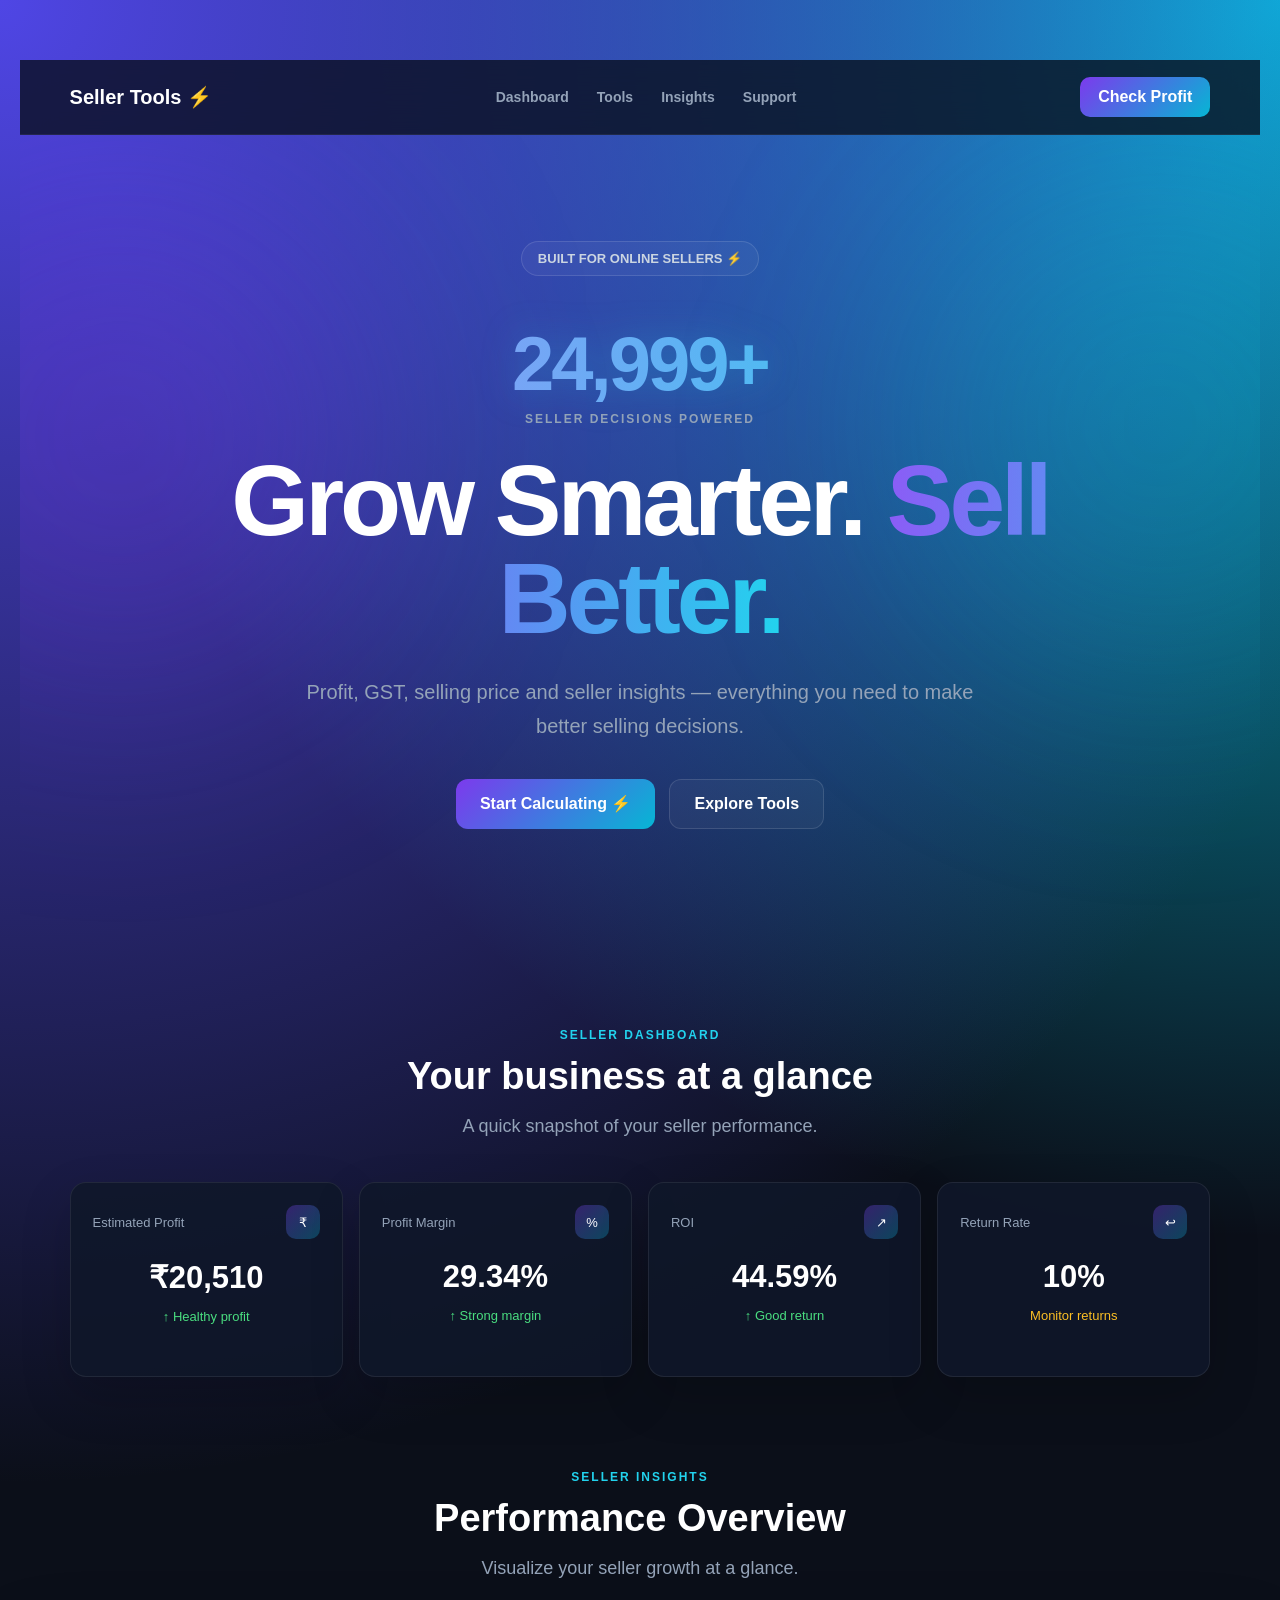
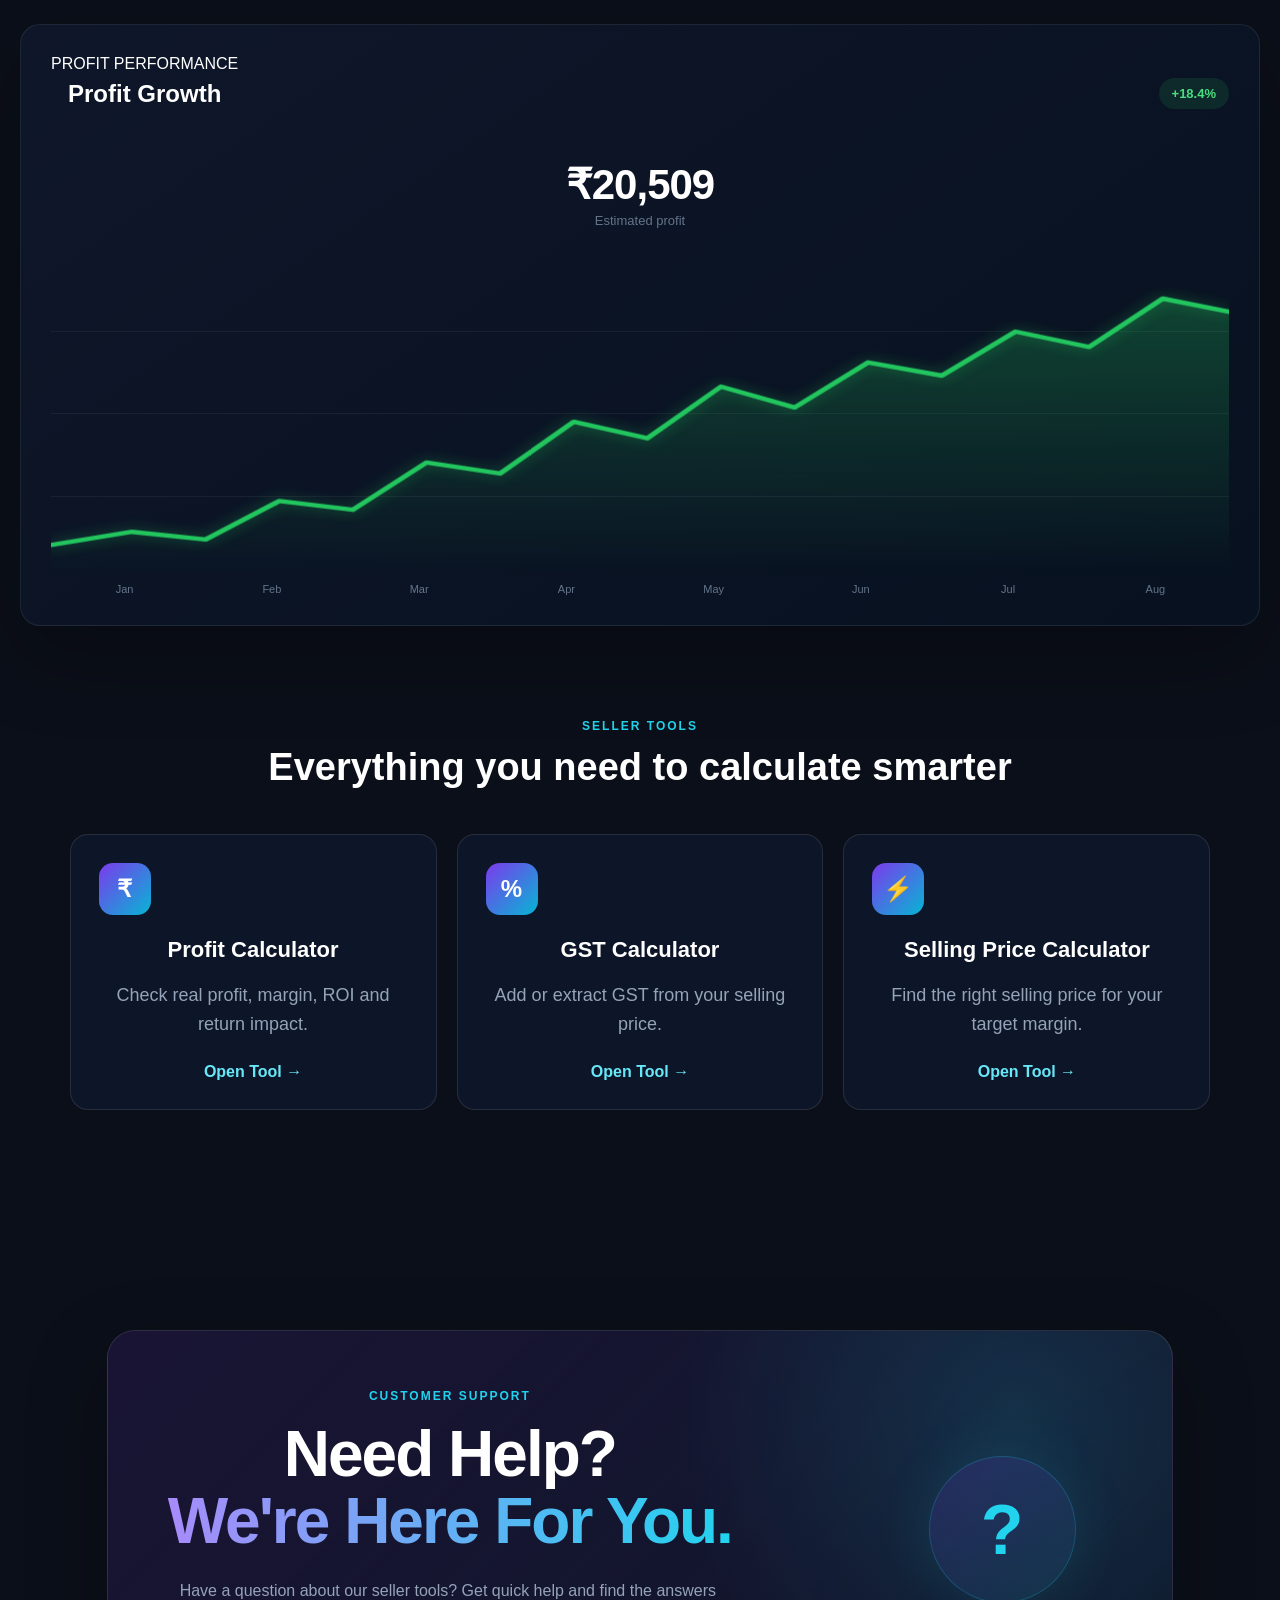
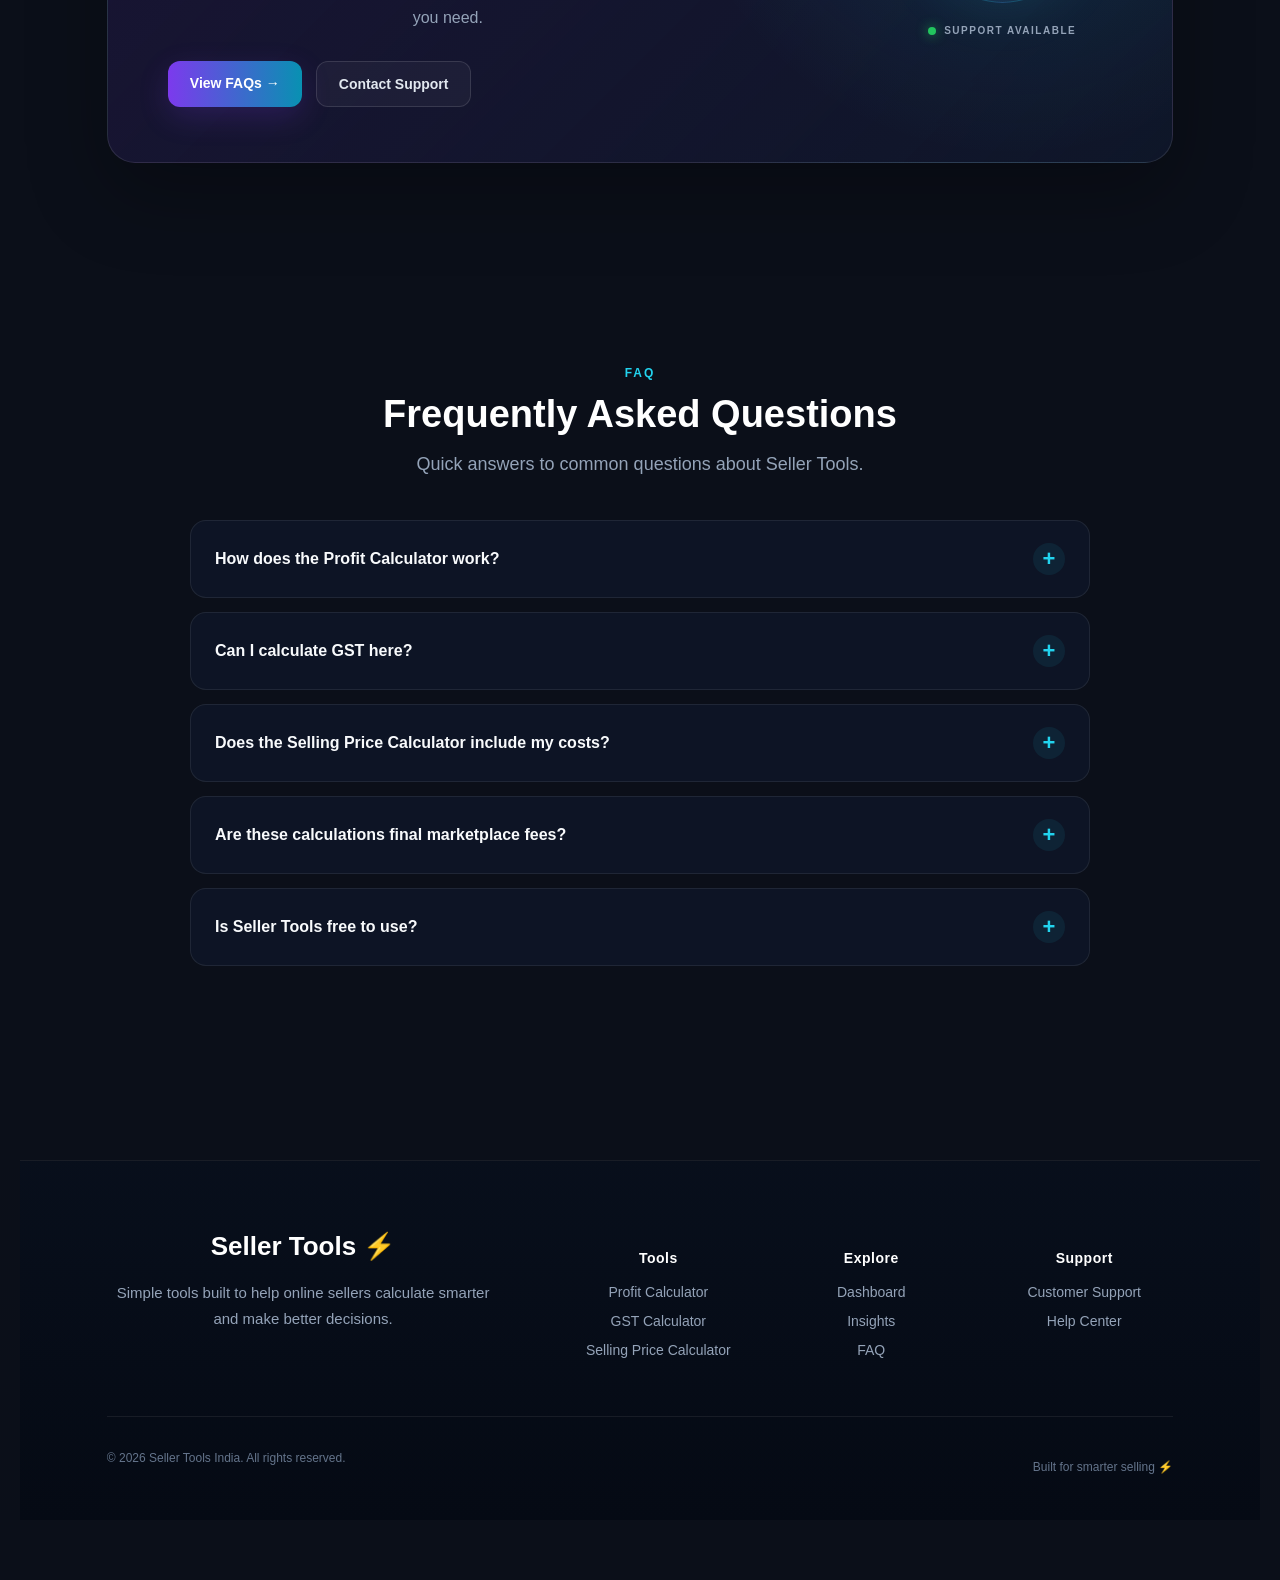
<file: index.html>
<!DOCTYPE html>
<html lang="en">

<head>
    <meta charset="UTF-8">
    <meta name="viewport" content="width=device-width, initial-scale=1.0">

    <title>Seller Tools India - Profit, GST & Selling Price Calculators</title>
<meta name="description" content="Free tools for online sellers to calculate profit, GST, selling price, margins and business costs.">
   <link rel="icon" href="data:image/svg+xml,<svg xmlns=%22http://www.w3.org/2000/svg%22 viewBox=%220 0 100 100%22><text y=%22.9em%22 font-size=%2290%22>⚡</text></svg>"> 
<link rel="canonical" href="https://fk6454191-gif.github.io/seller-tools-india/">
   <meta property="og:title" content="Seller Tools India - Profit, GST & Selling Price Calculators">
<meta property="og:description" content="Free online tools for Indian sellers to calculate profit, GST, selling price, margin and business costs.">
<meta property="og:type" content="website">
<meta property="og:url" content="https://fk6454191-gif.github.io/seller-tools-india/">



<link rel="stylesheet" href="style.css">
<script type="application/ld+json">
{
  "@context": "https://schema.org",
  "@type": "WebSite",
  "name": "Seller Tools India",
  "url": "https://fk6454191-gif.github.io/seller-tools-india/",
  "description": "Free online tools for Indian sellers to calculate profit, GST and selling price."
}
</script>




</head>

<body class="dark-page">

    <header class="site-header">

        <div class="nav-container">

            <a href="index.html" class="brand">
                Seller Tools <span>⚡</span>
            </a>
<button class="menu-toggle" id="menuToggle" aria-label="Open menu">
    ☰
</button>
            <nav class="nav-links">
                <a href="#dashboard">Dashboard</a>
                <a href="#tools">Tools</a>
                <a href="#insights">Insights</a>
                <a href="#support">Support</a>
            </nav>

            <a href="profit-calculator.html" class="nav-cta">
                Check Profit
            </a>

        </div>

    </header>


    <main>

        <!-- HERO -->

        <section class="hero-section">

            <div class="hero-content">

                <div class="hero-badge">
                    BUILT FOR ONLINE SELLERS ⚡
                </div>
<div class="hero-counter-wrap">

    <div class="hero-counter">
        <span class="hero-count" data-target="25000">0</span>+
    </div>

    <div class="hero-counter-label">
        SELLER DECISIONS POWERED
    </div>

</div>
                <h1>
                    Grow Smarter.
                    <span>Sell Better.</span>
                </h1>

                <p>
                    Profit, GST, selling price and seller insights —
                    everything you need to make better selling decisions.
                </p>

                <div class="hero-buttons">

                    <a
                        href="profit-calculator.html"
                        class="hero-primary"
                    >
                        Start Calculating ⚡
                    </a>

                    <a
                        href="#tools"
                        class="hero-secondary"
                    >
                        Explore Tools
                    </a>

                </div>

            </div>

        </section>


        <!-- DASHBOARD -->

        <section
            class="dashboard-section"
            id="dashboard"
        >

            <div class="section-heading">

                <span>SELLER DASHBOARD</span>

                <h2>
                    Your business at a glance
                </h2>

                <p>
                    A quick snapshot of your seller performance.
                </p>

            </div>


            <div class="stats-grid">

                <div class="stat-card">

                    <div class="stat-top">
                        <span>Estimated Profit</span>
                        <span class="stat-icon">₹</span>
                    </div>

                    <h3>₹20,510</h3>

                    <p class="positive">
                        ↑ Healthy profit
                    </p>

                </div>


                <div class="stat-card">

                    <div class="stat-top">
                        <span>Profit Margin</span>
                        <span class="stat-icon">%</span>
                    </div>

                    <h3>29.34%</h3>

                    <p class="positive">
                        ↑ Strong margin
                    </p>

                </div>


                <div class="stat-card">

                    <div class="stat-top">
                        <span>ROI</span>
                        <span class="stat-icon">↗</span>
                    </div>

                    <h3>44.59%</h3>

                    <p class="positive">
                        ↑ Good return
                    </p>

                </div>


                <div class="stat-card">

                    <div class="stat-top">
                        <span>Return Rate</span>
                        <span class="stat-icon">↩</span>
                    </div>

                    <h3>10%</h3>

                    <p class="neutral">
                        Monitor returns
                    </p>

                </div>

            </div>

        </section>

<!-- INSIGHTS -->

<section class="insights-section reveal" id="insights">

    <div class="section-heading">
        <span>SELLER INSIGHTS</span>
        <h2>Performance Overview</h2>
        <p>Visualize your seller growth at a glance.</p>
    </div>


    <div class="seller-chart-card">

        <div class="seller-chart-top">

            <div>
                <span class="chart-label">
                    PROFIT PERFORMANCE
                </span>

                <h3>Profit Growth</h3>
            </div>

            <div class="growth-badge">
                +18.4%
            </div>

        </div>


        <div class="seller-chart-value">
            ₹<span class="counter" data-target="20510">0</span>
        </div>

        <div class="seller-chart-subtitle">
            Estimated profit
        </div>


        <div class="green-chart">

            <div class="horizontal-grid grid-a"></div>
            <div class="horizontal-grid grid-b"></div>
            <div class="horizontal-grid grid-c"></div>

            <svg
                viewBox="0 0 800 300"
                preserveAspectRatio="none"
            >

                <defs>

                    <linearGradient
                        id="greenArea"
                        x1="0"
                        y1="0"
                        x2="0"
                        y2="1"
                    >

                        <stop
                            offset="0%"
                            stop-color="#22c55e"
                            stop-opacity="0.28"
                        />

                        <stop
                            offset="100%"
                            stop-color="#22c55e"
                            stop-opacity="0"
                        />

                    </linearGradient>

                </defs>


                <path
                    class="green-area"
                    d="
                    M0 270
                    L55 258
                    L105 265
                    L155 230
                    L205 238
                    L255 195
                    L305 205
                    L355 158
                    L405 173
                    L455 126
                    L505 145
                    L555 104
                    L605 116
                    L655 76
                    L705 90
                    L755 46
                    L800 58
                    L800 300
                    L0 300 Z
                    "
                />


                <path
                    class="green-profit-line"
                    d="
                    M0 270
                    L55 258
                    L105 265
                    L155 230
                    L205 238
                    L255 195
                    L305 205
                    L355 158
                    L405 173
                    L455 126
                    L505 145
                    L555 104
                    L605 116
                    L655 76
                    L705 90
                    L755 46
                    L800 58
                    "
                />

            </svg>

        </div>


        <div class="chart-time">
            <span>Jan</span>
            <span>Feb</span>
            <span>Mar</span>
            <span>Apr</span>
            <span>May</span>
            <span>Jun</span>
            <span>Jul</span>
            <span>Aug</span>
        </div>

    </div>

</section>
       
        <!-- TOOLS -->

        <section
            class="tools-section" reveal"
            id="tools"
        >

            <div class="section-heading">

                <span>SELLER TOOLS</span>

                <h2>
                    Everything you need to calculate smarter
                </h2>

            </div>


            <div class="tools-grid">

                <a
                    href="profit-calculator.html"
                    class="tool-card"
                >

                    <div class="tool-icon">₹</div>

                    <h2>
                        Profit Calculator
                    </h2>

                    <p>
                        Check real profit, margin, ROI and return impact.
                    </p>

                    <span class="tool-link">
                        Open Tool →
                    </span>

                </a>


                <a
                    href="gst-calculator.html"
                    class="tool-card"
                >

                    <div class="tool-icon">%</div>

                    <h2>
                        GST Calculator
                    </h2>

                    <p>
                        Add or extract GST from your selling price.
                    </p>

                    <span class="tool-link">
                        Open Tool →
                    </span>

                </a>


                <a
                    href="selling-price-calculator.html"
                    class="tool-card"
                >

                    <div class="tool-icon">⚡</div>

                    <h2>
                        Selling Price Calculator
                    </h2>

                    <p>
                        Find the right selling price for your target margin.
                    </p>

                    <span class="tool-link">
                        Open Tool →
                    </span>

                </a>

            </div>

        </section>

    
    <!-- CUSTOMER SUPPORT -->

<section class="support-section reveal" id="support">

    <div class="support-card">

        <div class="support-content">

            <span class="support-tag">
                CUSTOMER SUPPORT
            </span>

            <h2>
                Need Help?
                <span>We're Here For You.</span>
            </h2>

            <p>
                Have a question about our seller tools?
                Get quick help and find the answers you need.
            </p>

            <div class="support-buttons">

                <a href="#faq" class="support-primary">
                    View FAQs →
                </a>

                <a href="mailto:support@sellertools.in"
                   class="support-secondary">
                    Contact Support
                </a>

            </div>

        </div>


        <div class="support-visual">

            <div class="support-icon">
                ?
            </div>

            <div class="support-status">
                <span></span>
                SUPPORT AVAILABLE
            </div>

        </div>

    </div>

</section>
    
<!-- FAQ SECTION -->

<section class="faq-section reveal" id="faq">

    <div class="section-heading">

        <span>FAQ</span>

        <h2>
            Frequently Asked Questions
        </h2>

        <p>
            Quick answers to common questions about Seller Tools.
        </p>

    </div>


    <div class="faq-container">

        <div class="faq-item">

            <button class="faq-question">
                How does the Profit Calculator work?
                <span>+</span>
            </button>

            <div class="faq-answer">
                <p>
                    Enter your selling price, product cost, shipping,
                    marketplace fee and other expenses. The calculator
                    estimates your profit, margin and ROI.
                </p>
            </div>

        </div>


        <div class="faq-item">

            <button class="faq-question">
                Can I calculate GST here?
                <span>+</span>
            </button>

            <div class="faq-answer">
                <p>
                    Yes. Use the GST Calculator to add or remove GST
                    from an amount using the selected GST rate.
                </p>
            </div>

        </div>


        <div class="faq-item">

            <button class="faq-question">
                Does the Selling Price Calculator include my costs?
                <span>+</span>
            </button>

            <div class="faq-answer">
                <p>
                    Yes. It uses your product cost, shipping,
                    packaging, marketplace fees and target margin
                    to suggest a selling price.
                </p>
            </div>

        </div>


        <div class="faq-item">

            <button class="faq-question">
                Are these calculations final marketplace fees?
                <span>+</span>
            </button>

            <div class="faq-answer">
                <p>
                    The tools provide estimates based on the values
                    you enter. Actual marketplace charges can vary
                    depending on category, fulfilment and platform rules.
                </p>
            </div>

        </div>


        <div class="faq-item">

            <button class="faq-question">
                Is Seller Tools free to use?
                <span>+</span>
            </button>

            <div class="faq-answer">
                <p>
                    The calculators currently available on this website
                    can be used directly from the Tools section.
                </p>
            </div>

        </div>

    </div>

</section>
</main>

<!-- FOOTER -->

<footer class="site-footer">

    <div class="footer-container">

        <div class="footer-brand">

            <a href="index.html" class="footer-logo">
                Seller Tools <span>⚡</span>
            </a>

            <p>
                Simple tools built to help online sellers
                calculate smarter and make better decisions.
            </p>

        </div>


        <div class="footer-links">

            <div class="footer-column">
                <h4>Tools</h4>

                <a href="profit-calculator.html">
                    Profit Calculator
                </a>

                <a href="gst-calculator.html">
                    GST Calculator
                </a>

                <a href="selling-price-calculator.html">
                    Selling Price Calculator
                </a>
            </div>


            <div class="footer-column">
                <h4>Explore</h4>

                <a href="#dashboard">Dashboard</a>
                <a href="#insights">Insights</a>
                <a href="#faq">FAQ</a>
            </div>


            <div class="footer-column">
                <h4>Support</h4>

                <a href="#support">
                    Customer Support
                </a>

                <a href="#faq">
                    Help Center
                </a>
            </div>

        </div>

    </div>


    <div class="footer-bottom">

        <p>
            © 2026 Seller Tools India. All rights reserved.
        </p>

        <span>
            Built for smarter selling ⚡
        </span>

    </div>

</footer>
<script>
document.addEventListener("DOMContentLoaded", function () {

    const counters =
        document.querySelectorAll(".counter, .hero-count");

    counters.forEach(counter => {

        const target =
            Number(counter.dataset.target);

        const duration = 1800;

        const startTime =
            performance.now();


        function updateCounter(currentTime) {

            const progress =
                Math.min(
                    (currentTime - startTime) / duration,
                    1
                );

            const ease =
                1 - Math.pow(1 - progress, 3);

            const value =
                Math.floor(target * ease);

            counter.textContent =
                value.toLocaleString("en-IN");


            if (progress < 1) {
                requestAnimationFrame(updateCounter);
            }

        }

        requestAnimationFrame(updateCounter);

    });

});
</script>
</body>

</html>  
<script>
document.addEventListener("DOMContentLoaded", function () {

    const counters =
        document.querySelectorAll(".counter");

    counters.forEach(counter => {

        const target =
            Number(counter.dataset.target);

        const duration = 1800;

        const startTime =
            performance.now();


        function updateCounter(currentTime) {

            const progress =
                Math.min(
                    (currentTime - startTime) / duration,
                    1
                );

            const ease =
                1 - Math.pow(1 - progress, 3);

            const value =
                Math.floor(target * ease);

            counter.textContent =
                value.toLocaleString("en-IN");


            if (progress < 1) {
                requestAnimationFrame(updateCounter);
            }

        }

        requestAnimationFrame(updateCounter);

    });

});
const faqQuestions =
    document.querySelectorAll(".faq-question");

faqQuestions.forEach(question => {

    question.addEventListener("click", function () {

        const faqItem =
            this.parentElement;

        const answer =
            faqItem.querySelector(".faq-answer");

        const isOpen =
            faqItem.classList.contains("active");


        document
            .querySelectorAll(".faq-item")
            .forEach(item => {

                item.classList.remove("active");

                const itemAnswer =
                    item.querySelector(".faq-answer");

                itemAnswer.style.maxHeight = null;

            });


        if (!isOpen) {

            faqItem.classList.add("active");

            answer.style.maxHeight =
                answer.scrollHeight + "px";

        }

    });

});
const revealElements =
    document.querySelectorAll(".reveal");

const revealObserver =
    new IntersectionObserver(
        entries => {

            entries.forEach(entry => {

                if (entry.isIntersecting) {
                    entry.target.classList.add("show");
                }

            });

        },
        {
            threshold: 0.15
        }
    );

revealElements.forEach(element => {
    revealObserver.observe(element);
});
const menuToggle =
    document.getElementById("menuToggle");

const navLinks =
    document.querySelector(".nav-links");

if (menuToggle && navLinks) {

    menuToggle.addEventListener("click", function () {

        navLinks.classList.toggle("active");

        menuToggle.textContent =
            navLinks.classList.contains("active")
                ? "✕"
                : "☰";

    });

    navLinks
        .querySelectorAll("a")
        .forEach(link => {

            link.addEventListener("click", function () {

                navLinks.classList.remove("active");
                menuToggle.textContent = "☰";

            });

        });

}
</script>
</file>
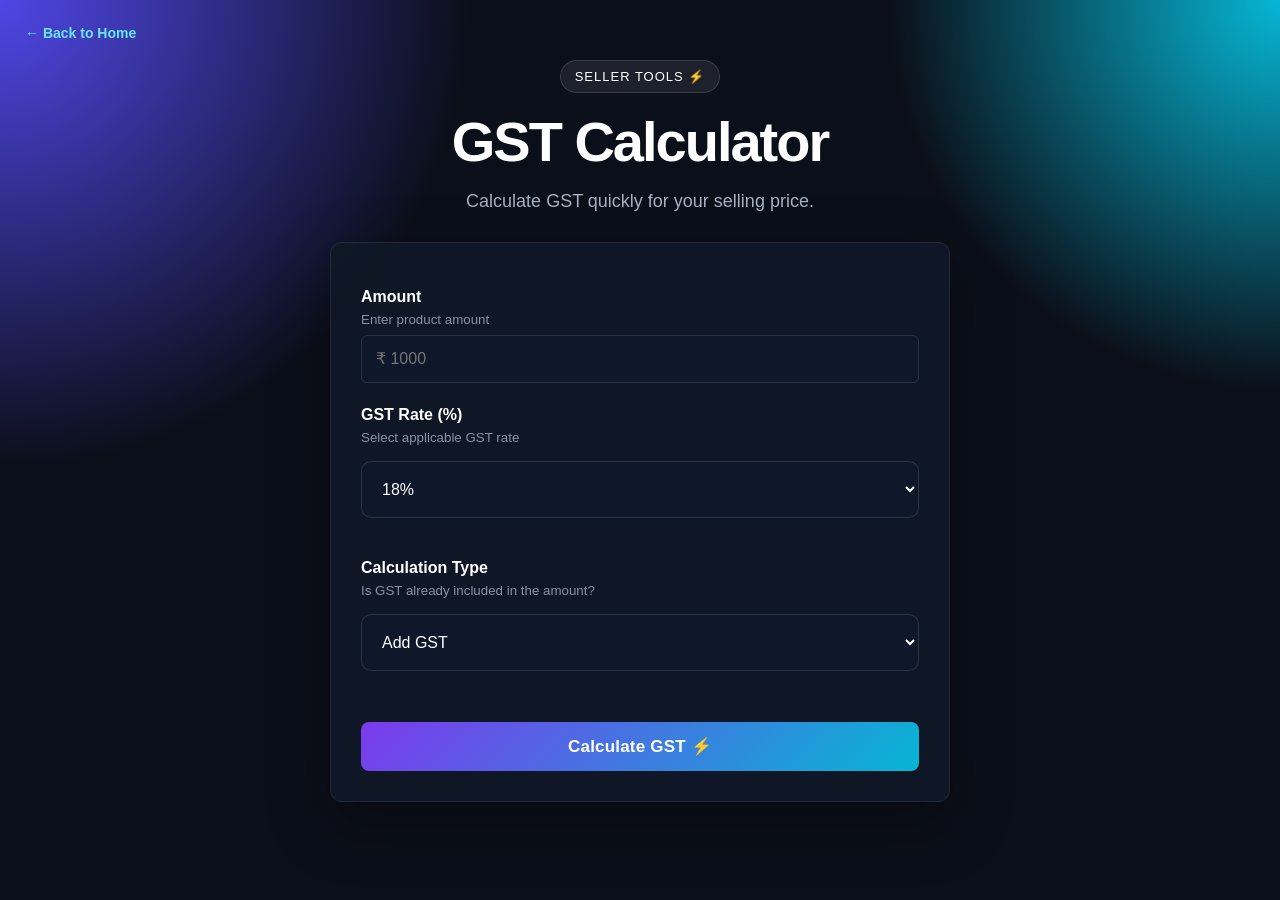
<file: gst-calculator.html>
<!DOCTYPE html>
<html lang="en">

<head>
    <meta charset="UTF-8">
    <meta name="viewport" content="width=device-width, initial-scale=1.0">
    <title>GST Calculator for Online Sellers | Seller Tools India</title>
    <meta name="description" content="Calculate GST quickly with the free Seller Tools India GST Calculator. Add or remove GST from any amount using your selected GST rate.">

<link rel="icon" href="data:image/svg+xml,<svg xmlns=%22http://www.w3.org/2000/svg%22 viewBox=%220 0 100 100%22><text y=%22.9em%22 font-size=%2290%22>⚡</text></svg>">
    
   <link rel="canonical" href="https://fk6454191-gif.github.io/seller-tools-india/gst-calculator.html"> 
    <link rel="stylesheet" href="style.css">
</head>

<body class="dark-page">

    <div class="app-shell">
<a href="index.html" class="back-home">
    ← Back to Home
</a>
        <div class="top-badge">
            SELLER TOOLS ⚡
        </div>

        <h1>GST Calculator</h1>

        <p class="subtitle">
            Calculate GST quickly for your selling price.
        </p>

        <div class="calculator modern-card">

            <label>Amount</label>
            <small>Enter product amount</small>
            <input
                id="gstAmount"
                type="number"
                placeholder="₹ 1000"
            >

            <label>GST Rate (%)</label>
            <small>Select applicable GST rate</small>

            <select id="gstRate">
                <option value="5">5%</option>
                <option value="12">12%</option>
                <option value="18" selected>18%</option>
                <option value="28">28%</option>
            </select>

            <label>Calculation Type</label>
            <small>Is GST already included in the amount?</small>

            <select id="gstType">
                <option value="exclusive">Add GST</option>
                <option value="inclusive">GST Included</option>
            </select>

            <button
                class="main-btn"
                onclick="calculateGST()"
            >
                Calculate GST ⚡
            </button>

            <div id="gstResult"></div>

        </div>

    </div>

    <script src="script.js"></script>

</body>

</html>
</file>
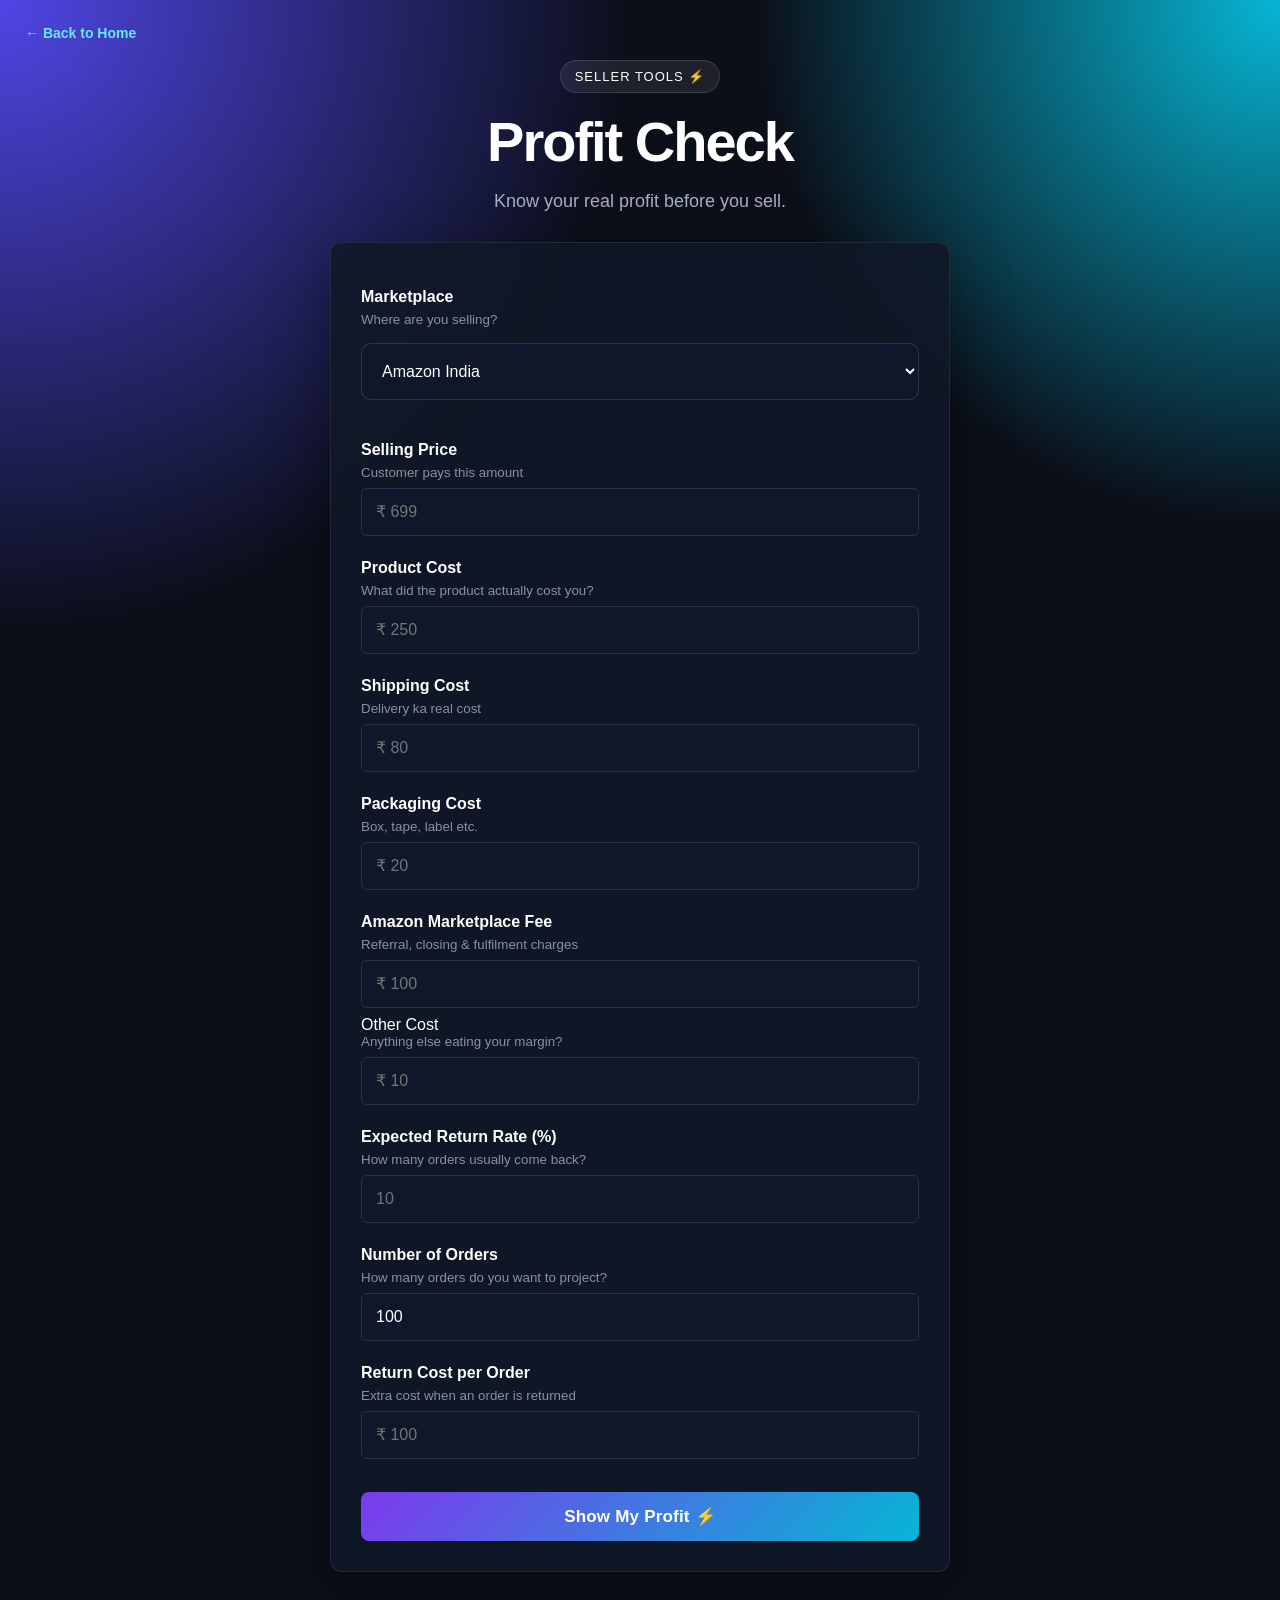
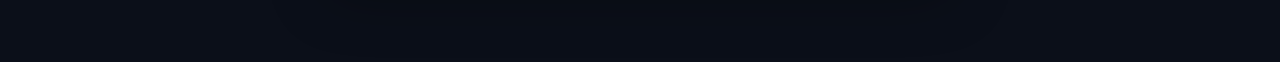
<file: profit-calculator.html>
<!DOCTYPE html>
<html>

<head>
    <title>Profit Calculator for Online Sellers | Seller Tools India</title>
    <meta name="description" content="Calculate your online selling profit, margin, ROI and costs with the free Seller Tools India Profit Calculator.">
    <link rel="icon" href="data:image/svg+xml,<svg xmlns=%22http://www.w3.org/2000/svg%22 viewBox=%220 0 100 100%22><text y=%22.9em%22 font-size=%2290%22>⚡</text></svg>">
    <link rel="canonical" href="https://fk6454191-gif.github.io/seller-tools-india/profit-calculator.html">
    <link rel="stylesheet" href="style.css">
</head>

<body class="dark-page">

    <div class="app-shell">
<a href="index.html" class="back-home">
    ← Back to Home
</a>
        <div class="top-badge">
            SELLER TOOLS ⚡
        </div>

        <h1>Profit Check</h1>

        <p class="subtitle">
            Know your real profit before you sell.
        </p>

        <div class="calculator modern-card">
<label>Marketplace</label>
<small>Where are you selling?</small>

<select id="marketplace">
    <option value="amazon">Amazon India</option>
    <option value="flipkart">Flipkart</option>
    <option value="meesho">Meesho</option>
    <option value="other">Other / Own Website</option>
</select>


<label>Selling Price</label>
<small>Customer pays this amount</small>
<input type="number" id="sellingPrice" placeholder="₹ 699">

            <label>Product Cost</label>
            <small>What did the product actually cost you?</small>
            <input id="productCost" type="number" placeholder="₹ 250">

            <label>Shipping Cost</label>
            <small>Delivery ka real cost</small>
            <input id="shippingCost" type="number" placeholder="₹ 80">

            <label>Packaging Cost</label>
            <small>Box, tape, label etc.</small>
            <input id="packagingCost" type="number" placeholder="₹ 20">

            <label id="marketplaceFeeLabel">Marketplace Fee</label>

<small id="marketplaceFeeHelp">
    Enter the total marketplace charges
</small>

<input
    id="marketplaceFee"
    type="number"
    placeholder="₹ 100"


            <label>Other Cost</label>
            <small>Anything else eating your margin?</small>
            <input id="otherCost" type="number" placeholder="₹ 10">
<label>Expected Return Rate (%)</label>
<small>How many orders usually come back?</small>
<input id="returnRate" type="number" placeholder="10">

<label>Number of Orders</label>
<small>How many orders do you want to project?</small>
<input id="orderCount" type="number" placeholder="100" value="100">

<label>Return Cost per Order</label>
<small>Extra cost when an order is returned</small>
<input id="returnCost" type="number" placeholder="₹ 100">
            <button class="main-btn" onclick="calculateProfit()">
                Show My Profit ⚡
            </button>

            <div id="result"></div>

        </div>

    </div>

    <script src="script.js"></script>

</body>

</html>
</file>
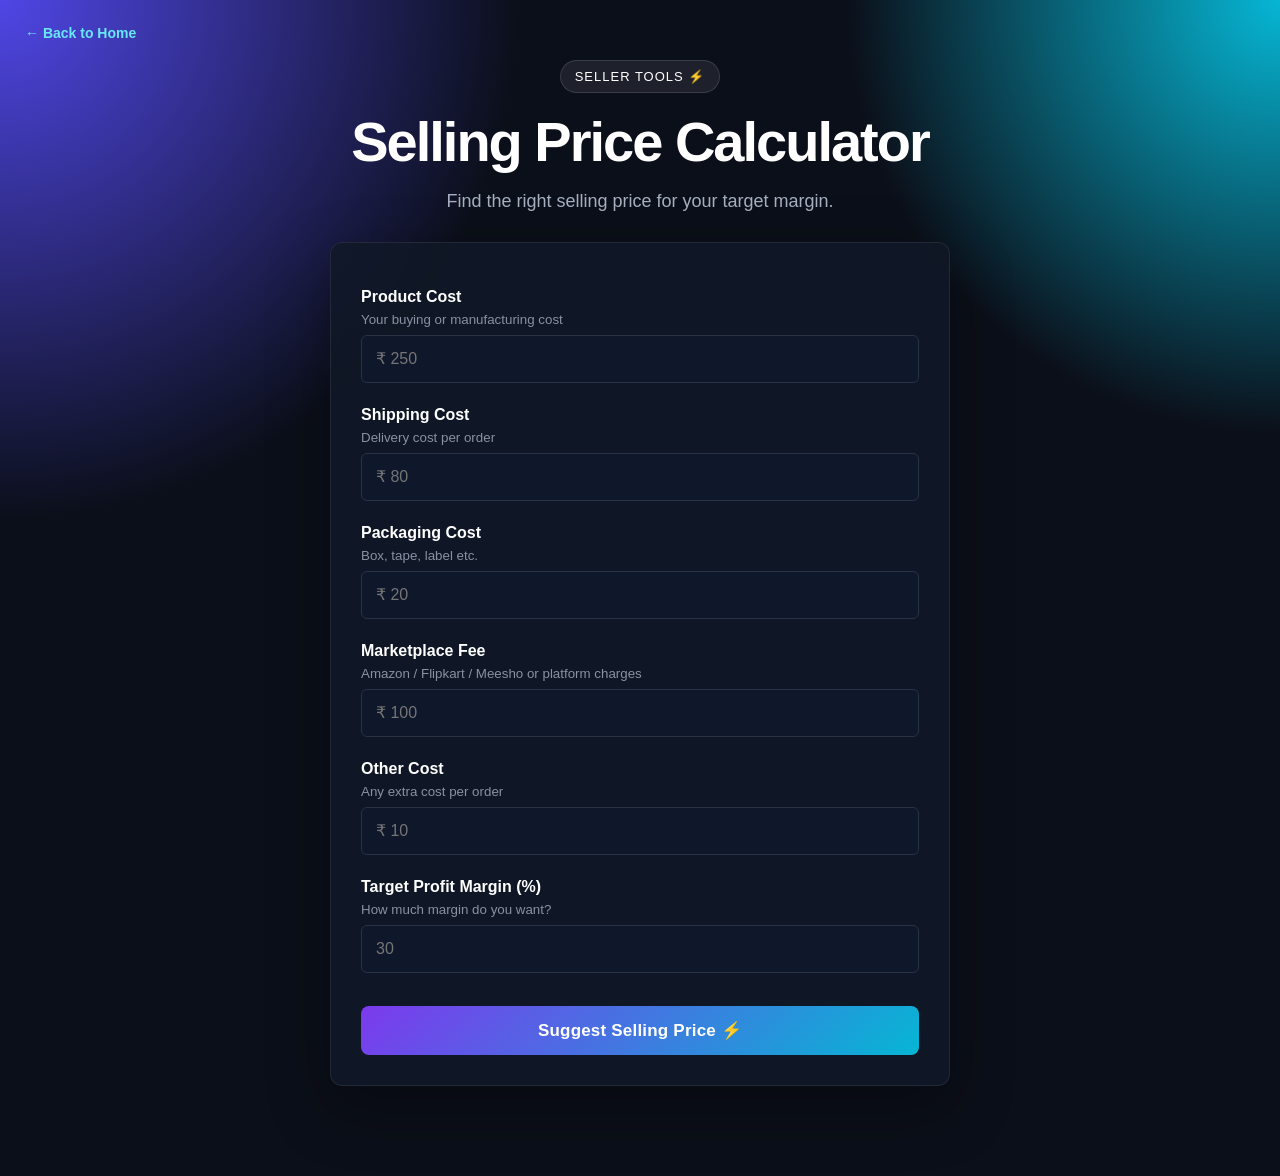
<file: selling-price-calculator.html>
<!DOCTYPE html>
<html lang="en">

<head>
    <meta charset="UTF-8">
    <meta name="viewport" content="width=device-width, initial-scale=1.0">

    <title>Selling Price Calculator for Online Sellers | Seller Tools India</title>
<meta name="description" content="Calculate the right selling price based on product cost, shipping, packaging, marketplace fees and target profit margin.">
    <link rel="icon" href="data:image/svg+xml,<svg xmlns=%22http://www.w3.org/2000/svg%22 viewBox=%220 0 100 100%22><text y=%22.9em%22 font-size=%2290%22>⚡</text></svg>">
<link rel="canonical" href="https://fk6454191-gif.github.io/seller-tools-india/selling-price-calculator.html">
    <link rel="stylesheet" href="style.css">
</head>

<body class="dark-page">

    <div class="app-shell">
<a href="index.html" class="back-home">
    ← Back to Home
</a>
        <div class="top-badge">
            SELLER TOOLS ⚡
        </div>

        <h1>Selling Price Calculator</h1>

        <p class="subtitle">
            Find the right selling price for your target margin.
        </p>

        <div class="calculator modern-card">

            <label>Product Cost</label>
            <small>Your buying or manufacturing cost</small>
            <input
                id="spProductCost"
                type="number"
                placeholder="₹ 250"
            >

            <label>Shipping Cost</label>
            <small>Delivery cost per order</small>
            <input
                id="spShippingCost"
                type="number"
                placeholder="₹ 80"
            >

            <label>Packaging Cost</label>
            <small>Box, tape, label etc.</small>
            <input
                id="spPackagingCost"
                type="number"
                placeholder="₹ 20"
            >

            <label>Marketplace Fee</label>
            <small>Amazon / Flipkart / Meesho or platform charges</small>
            <input
                id="spMarketplaceFee"
                type="number"
                placeholder="₹ 100"
            >

            <label>Other Cost</label>
            <small>Any extra cost per order</small>
            <input
                id="spOtherCost"
                type="number"
                placeholder="₹ 10"
            >

            <label>Target Profit Margin (%)</label>
            <small>How much margin do you want?</small>
            <input
                id="spTargetMargin"
                type="number"
                placeholder="30"
            >

            <button
                class="main-btn"
                onclick="calculateSellingPrice()"
            >
                Suggest Selling Price ⚡
            </button>

            <div id="sellingPriceResult"></div>

        </div>

    </div>

    <script src="script.js"></script>

</body>

</html>
</file>
<file: style.css>
body {
    font-family: Arial, sans-serif;
    background-color: #f4f6f8;
    text-align: center;
    margin: 0;
    padding: 60px 20px;
}

h1 {
    font-size: 42px;
    margin-bottom: 10px;
}

p {
    font-size: 18px;
    margin-bottom: 30px;
}

button {
    background-color: #111827;
    color: white;
    font-size: 17px;
    padding: 14px 28px;
    border: none;
    border-radius: 8px;
    cursor: pointer;
}

button:hover {
    opacity: 0.85;  
    
} 
.calculator {
    background-color: white;
    max-width: 500px;
    margin: 30px auto;
    padding: 30px;
    border-radius: 12px;
    text-align: left;
}

.calculator label {
    display: block;
    font-size: 16px;
    font-weight: bold;
    margin-top: 15px;
    margin-bottom: 6px;
}

.calculator input {
    width: 100%;
    padding: 12px;
    font-size: 16px;
    border: 1px solid #cccccc;
    border-radius: 6px;
    box-sizing: border-box;
}

.calculator button {
    width: 100%;
    margin-top: 25px;
} 
.result-card {
    margin-top: 30px;
    padding: 25px;
    border-radius: 12px;
    text-align: left;
    border: 2px solid #dddddd;
}

.result-card h2 {
    margin-top: 0;
}

.result-card p {
    margin: 12px 0;
    font-size: 17px;
}

.status {
    margin-top: 20px;
    padding: 12px;
    text-align: center;
    font-weight: bold;
    border-radius: 8px;
}

.result-card.profit {
    border-color: #22c55e;
    background-color: #f0fdf4;
}

.result-card.profit .status {
    background-color: #22c55e;
    color: white;
}

.result-card.loss {
    border-color: #ef4444;
    background-color: #fef2f2;
}

.result-card.loss .status {
    background-color: #ef4444;
    color: white;
}

.result-card.break-even {
    border-color: #f59e0b;
    background-color: #fffbeb;
}

.result-card.break-even .status {
    background-color: #f59e0b;
    color: white;
}  
.dark-page {
    min-height: 100vh;
    background:
        radial-gradient(circle at top left, #4f46e5 0%, transparent 30%),
        radial-gradient(circle at top right, #06b6d4 0%, transparent 25%),
        #0b0f19;

    color: white;
    font-family: Arial, sans-serif;
    padding: 40px 20px;
}

.app-shell {
    max-width: 620px;
    margin: auto;
}

.top-badge {
    display: inline-block;
    background: rgba(255,255,255,0.08);
    border: 1px solid rgba(255,255,255,0.12);
    padding: 8px 14px;
    border-radius: 999px;
    font-size: 13px;
    letter-spacing: 1px;
    margin-bottom: 18px;
}

.dark-page h1 {
    font-size: 56px;
    margin: 0;
    letter-spacing: -2px;
}

.subtitle {
    color: #a7b0c0;
    font-size: 18px;
    margin-bottom: 30px;
}

.modern-card {
    max-width: none;
    background: rgba(17, 24, 39, 0.88);
    border: 1px solid rgba(255,255,255,0.08);
    box-shadow: 0 20px 60px rgba(0,0,0,0.35);
    backdrop-filter: blur(14px);
}

.modern-card label {
    color: white;
    font-size: 16px;
}

.modern-card small {
    display: block;
    color: #8992a3;
    margin-bottom: 8px;
}

.modern-card input {
    background: #0f172a;
    color: white;
    border: 1px solid #273244;
    padding: 14px;
    margin-bottom: 8px;
}

.modern-card input:focus {
    outline: none;
    border-color: #8b5cf6;
    box-shadow: 0 0 0 3px rgba(139, 92, 246, 0.15);
}

.main-btn {
    background: linear-gradient(135deg, #7c3aed, #06b6d4);
    font-weight: bold;
    letter-spacing: 0.2px;
    transition: 0.2s ease;
}

.main-btn:hover {
    transform: translateY(-2px);
    opacity: 1;
}

.dark-page {
    margin: 0;
    padding: 60px 20px;
    box-sizing: border-box;
    min-height: 100vh;
}

.dark-page .app-shell {
    width: 100%;
    max-width: 620px;
    margin: 0 auto;
}

.dark-page h1 {
    margin-top: 0;
    line-height: 1.1;
}  
/* RESULT CARD TEXT FIX */

.dark-page .result-card {
    color: #111827;
}

.dark-page .result-card h2,
.dark-page .result-card h3 {
    color: #111827;
}

.dark-page .result-card p {
    color: #374151;
}

.dark-page .result-card strong {
    color: #111827;
}

.dark-page .result-card hr {
    border: none;
    border-top: 1px solid #d1d5db;
    margin: 22px 0;
} 
/* MODERN PROFIT DASHBOARD */

.profit-dashboard {
    margin-top: 28px;
    padding: 24px;
    border-radius: 18px;

    background: rgba(15, 23, 42, 0.92);

    border: 1px solid rgba(255,255,255,0.10);

    color: white;

    box-shadow: 0 20px 60px rgba(0,0,0,0.35);
}


.profit-top {
    text-align: center;
    padding-bottom: 22px;
}


.profit-label {
    display: block;
    color: #94a3b8;
    font-size: 14px;
    margin-bottom: 8px;
}


.profit-big-number {
    font-size: 44px;
    font-weight: 800;
    letter-spacing: -1px;
    margin-bottom: 12px;
}


.health-badge {
    display: inline-block;
    padding: 7px 14px;
    border-radius: 999px;
    font-size: 13px;
    font-weight: bold;
}


.health-badge.good {
    background: rgba(34, 197, 94, 0.15);
    color: #4ade80;
}


.health-badge.medium {
    background: rgba(59, 130, 246, 0.15);
    color: #60a5fa;
}


.health-badge.warning {
    background: rgba(245, 158, 11, 0.15);
    color: #fbbf24;
}


.health-badge.danger {
    background: rgba(239, 68, 68, 0.15);
    color: #f87171;
}


.metric-grid {
    display: grid;
    grid-template-columns: repeat(2, 1fr);
    gap: 12px;
}


.metric-card {
    padding: 16px;
    border-radius: 12px;

    background: rgba(255,255,255,0.04);

    border: 1px solid rgba(255,255,255,0.08);
}


.metric-card span {
    display: block;
    color: #94a3b8;
    font-size: 13px;
    margin-bottom: 6px;
}


.metric-card strong {
    color: white;
    font-size: 20px;
}


.details-block {
    margin-top: 16px;

    padding: 16px;

    border-radius: 12px;

    background: rgba(255,255,255,0.03);
}


.details-block div {
    display: flex;
    justify-content: space-between;
    gap: 20px;
    margin: 10px 0;
}


.details-block span {
    color: #94a3b8;
}


.details-block strong {
    color: white;
}


.projection-card {
    margin-top: 18px;

    padding: 18px;

    border-radius: 14px;

    background:
        linear-gradient(
            135deg,
            rgba(124,58,237,0.15),
            rgba(6,182,212,0.12)
        );

    border: 1px solid rgba(255,255,255,0.10);
}


.projection-label {
    display: block;
    font-weight: bold;
    margin-bottom: 14px;
}


.projection-grid {
    display: grid;
    grid-template-columns: repeat(2, 1fr);
    gap: 14px;
}


.projection-grid span {
    display: block;
    color: #94a3b8;
    font-size: 13px;
    margin-bottom: 5px;
}


.projection-grid strong {
    color: white;
    font-size: 17px;
}


.result-error {
    margin-top: 20px;
    padding: 14px;

    border-radius: 10px;

    background: rgba(239,68,68,0.12);

    border: 1px solid rgba(239,68,68,0.35);

    color: #fca5a5;

    text-align: center;
}


@media (max-width: 600px) {

    .metric-grid,
    .projection-grid {
        grid-template-columns: 1fr;
    }

    .profit-big-number {
        font-size: 36px;
    }

} 
/* MARKETPLACE DROPDOWN */

.dark-page select {
    width: 100%;
    padding: 18px 16px;
    margin-top: 8px;
    margin-bottom: 26px;

    border-radius: 10px;
    border: 1px solid rgba(255, 255, 255, 0.12);

    background: #0f172a;
    color: white;

    font-size: 16px;
    outline: none;
    cursor: pointer;
}

.dark-page select:focus {
    border-color: #22d3ee;
    box-shadow: 0 0 0 3px rgba(34, 211, 238, 0.10);
}  
/* =========================
   SELLER TOOLS HOME PAGE
========================= */

.home-shell {
    width: min(1100px, 92%);
    margin: 0 auto;
    padding: 70px 0;
}

.home-title {
    text-align: center;
    font-size: 56px;
    margin: 20px 0 10px;
    letter-spacing: -2px;
}

.home-subtitle {
    text-align: center;
    color: #94a3b8;
    font-size: 19px;
    margin-bottom: 50px;
}

.tools-grid {
    display: grid;
    grid-template-columns: repeat(3, 1fr);
    gap: 20px;
}

.tool-card {
    display: block;

    padding: 28px;

    border-radius: 18px;

    background: rgba(15, 23, 42, 0.92);

    border: 1px solid rgba(255,255,255,0.10);

    text-decoration: none;
    color: white;

    transition:
        transform 0.25s ease,
        border-color 0.25s ease,
        box-shadow 0.25s ease;
}

.tool-card:hover {
    transform: translateY(-6px);

    border-color: rgba(34, 211, 238, 0.45);

    box-shadow:
        0 20px 50px rgba(0,0,0,0.35);
}

.tool-icon {
    width: 52px;
    height: 52px;

    display: flex;
    align-items: center;
    justify-content: center;

    border-radius: 14px;

    background:
        linear-gradient(
            135deg,
            #7c3aed,
            #06b6d4
        );

    font-size: 24px;
    font-weight: 800;

    margin-bottom: 22px;
}

.tool-card h2 {
    font-size: 22px;
    margin-bottom: 10px;
}

.tool-card p {
    color: #94a3b8;
    line-height: 1.6;
    margin-bottom: 24px;
}

.tool-link {
    font-weight: 700;
    color: #67e8f9;
}

@media (max-width: 850px) {

    .tools-grid {
        grid-template-columns: 1fr;
    }

    .home-title {
        font-size: 42px;
    }

} 
.back-home {
    position: fixed;
    top: 25px;
    left: 25px;

    color: #67e8f9;
    text-decoration: none;

    font-size: 14px;
    font-weight: 700;

    z-index: 1000;
    transition: opacity 0.2s ease;
}

.back-home:hover {
    opacity: 0.75;
}  
/* =========================
   PREMIUM HOME INTERFACE
========================= */

html {
    scroll-behavior: smooth;
}

.site-header {
    position: sticky;
    top: 0;
    z-index: 999;

    background: rgba(8, 15, 28, 0.78);
    backdrop-filter: blur(16px);

    border-bottom:
        1px solid rgba(255,255,255,0.06);
}

.nav-container {
    width: min(1200px, 92%);
    margin: auto;

    min-height: 74px;

    display: flex;
    align-items: center;
    justify-content: space-between;

    gap: 30px;
}

.brand {
    color: white;
    text-decoration: none;

    font-size: 20px;
    font-weight: 800;
}

.brand span {
    color: #22d3ee;
}

.nav-links {
    display: flex;
    gap: 28px;
}

.nav-links a {
    color: #94a3b8;
    text-decoration: none;

    font-size: 14px;
    font-weight: 600;

    transition: 0.2s;
}

.nav-links a:hover {
    color: white;
}

.nav-cta {
    text-decoration: none;

    color: white;

    padding: 11px 18px;

    border-radius: 10px;

    background:
        linear-gradient(
            135deg,
            #7c3aed,
            #06b6d4
        );

    font-weight: 700;
}


/* HERO */

.hero-section {
    min-height: 620px;

    display: flex;
    align-items: center;
    justify-content: center;

    padding: 90px 20px;

    text-align: center;

    position: relative;
    overflow: hidden;
}

.hero-section::before {
    content: "";

    position: absolute;

    width: 500px;
    height: 500px;

    left: -150px;
    top: 50px;

    background:
        rgba(124, 58, 237, 0.22);

    filter: blur(120px);

    border-radius: 50%;
}

.hero-section::after {
    content: "";

    position: absolute;

    width: 500px;
    height: 500px;

    right: -150px;
    top: 40px;

    background:
        rgba(6, 182, 212, 0.18);

    filter: blur(120px);

    border-radius: 50%;
}

.hero-content {
    max-width: 900px;
    position: relative;
    z-index: 2;

    animation:
        heroFade 0.8s ease forwards;
}

.hero-badge {
    display: inline-block;

    padding: 9px 16px;

    border-radius: 999px;

    border:
        1px solid rgba(255,255,255,0.12);

    background:
        rgba(255,255,255,0.04);

    color: #cbd5e1;

    font-size: 13px;
    font-weight: 700;

    margin-bottom: 25px;
}

.hero-content h1 {
    font-size: clamp(56px, 8vw, 100px);

    line-height: 0.98;

    letter-spacing: -4px;

    margin-bottom: 28px;
}

.hero-content h1 span {
    background:
        linear-gradient(
            90deg,
            #8b5cf6,
            #22d3ee
        );

    -webkit-background-clip: text;
    -webkit-text-fill-color: transparent;
}

.hero-content p {
    max-width: 720px;
    margin: 0 auto 36px;

    font-size: 20px;
    line-height: 1.7;

    color: #94a3b8;
}

.hero-buttons {
    display: flex;
    justify-content: center;

    gap: 14px;
    flex-wrap: wrap;
}

.hero-primary,
.hero-secondary {
    padding: 15px 24px;

    border-radius: 12px;

    text-decoration: none;

    font-weight: 700;

    transition:
        transform 0.2s ease,
        box-shadow 0.2s ease;
}

.hero-primary {
    color: white;

    background:
        linear-gradient(
            135deg,
            #7c3aed,
            #06b6d4
        );
}

.hero-secondary {
    color: white;

    border:
        1px solid rgba(255,255,255,0.12);

    background:
        rgba(255,255,255,0.04);
}

.hero-primary:hover,
.hero-secondary:hover {
    transform: translateY(-3px);
}


/* SECTION HEADINGS */

.dashboard-section,
.tools-section {
    width: min(1200px, 92%);

    margin: auto;

    padding: 90px 0;
}

.section-heading {
    text-align: center;

    margin-bottom: 45px;
}

.section-heading > span {
    color: #22d3ee;

    font-size: 12px;
    font-weight: 800;

    letter-spacing: 2px;
}

.section-heading h2 {
    font-size: 38px;

    margin: 12px 0;
}

.section-heading p {
    color: #94a3b8;
}


/* DASHBOARD CARDS */

.stats-grid {
    display: grid;

    grid-template-columns:
        repeat(4, 1fr);

    gap: 16px;
}

.stat-card {
    padding: 22px;

    border-radius: 16px;

    background:
        rgba(15,23,42,0.88);

    border:
        1px solid rgba(255,255,255,0.08);

    box-shadow:
        0 20px 50px rgba(0,0,0,0.18);

    transition:
        transform 0.25s ease,
        border-color 0.25s ease;
}

.stat-card:hover {
    transform: translateY(-6px);

    border-color:
        rgba(34,211,238,0.35);
}

.stat-top {
    display: flex;
    align-items: center;
    justify-content: space-between;

    color: #94a3b8;

    font-size: 13px;
}

.stat-icon {
    width: 34px;
    height: 34px;

    display: flex;
    align-items: center;
    justify-content: center;

    border-radius: 10px;

    background:
        linear-gradient(
            135deg,
            rgba(124,58,237,0.35),
            rgba(6,182,212,0.30)
        );

    color: white;
}

.stat-card h3 {
    margin: 20px 0 10px;

    font-size: 31px;
}

.positive {
    color: #4ade80;
    font-size: 13px;
}

.neutral {
    color: #fbbf24;
    font-size: 13px;
}


/* TOOLS */

.tools-section {
    padding-bottom: 120px;
}


/* ENTRY ANIMATION */

@keyframes heroFade {

    from {
        opacity: 0;
        transform: translateY(25px);
    }

    to {
        opacity: 1;
        transform: translateY(0);
    }

}


/* MOBILE */

@media (max-width: 900px) {

    .nav-links {
        display: none;
    }

    .stats-grid {
        grid-template-columns:
            repeat(2, 1fr);
    }

    .hero-content h1 {
        letter-spacing: -2px;
    }

}


@media (max-width: 550px) {

    .stats-grid {
        grid-template-columns: 1fr;
    }

    .nav-cta {
        display: none;
    }

}  
/* =========================
   PREMIUM GREEN PROFIT CHART
========================= */

.seller-chart-card {
    padding: 30px;

    border-radius: 20px;

    background:
        linear-gradient(
            145deg,
            rgba(15, 23, 42, 0.96),
            rgba(8, 18, 32, 0.96)
        );

    border: 1px solid rgba(255,255,255,0.08);

    box-shadow:
        0 30px 80px rgba(0,0,0,0.28);

    overflow: hidden;
}


.seller-chart-top {
    display: flex;
    align-items: center;
    justify-content: space-between;
}


.seller-chart-top h3 {
    margin-top: 7px;
    font-size: 24px;
}


.growth-badge {
    padding: 8px 13px;

    border-radius: 999px;

    background: rgba(34,197,94,0.12);

    color: #4ade80;

    font-size: 13px;
    font-weight: 800;
}


.seller-chart-value {
    margin-top: 28px;

    font-size: 42px;
    font-weight: 800;

    letter-spacing: -1px;
}


.seller-chart-subtitle {
    margin-top: 4px;

    color: #64748b;

    font-size: 13px;
}


/* GRAPH */

.green-chart {
    position: relative;

    width: 100%;
    height: 330px;

    margin-top: 20px;

    overflow: hidden;
}


.green-chart svg {
    position: absolute;

    inset: 0;

    width: 100%;
    height: 100%;
}


.horizontal-grid {
    position: absolute;

    left: 0;
    right: 0;

    height: 1px;

    background:
        rgba(255,255,255,0.055);
}


.grid-a {
    top: 25%;
}

.grid-b {
    top: 50%;
}

.grid-c {
    top: 75%;
}


/* GREEN LINE */

.green-profit-line {
    fill: none;

    stroke: #22c55e;

    stroke-width: 4;

    stroke-linecap: round;
    stroke-linejoin: round;

    filter:
        drop-shadow(
            0 0 6px rgba(34,197,94,0.45)
        );

    stroke-dasharray: 2000;
    stroke-dashoffset: 2000;

    animation:
        drawGreenGraph 2.8s
        cubic-bezier(.22,.8,.35,1)
        forwards;
}


.green-area {
    fill: url(#greenArea);

    opacity: 0;

    animation:
        showGreenArea 1.2s ease 1.5s forwards;
}


@keyframes drawGreenGraph {

    0% {
        stroke-dashoffset: 2000;
    }

    100% {
        stroke-dashoffset: 0;
    }

}


@keyframes showGreenArea {

    from {
        opacity: 0;
    }

    to {
        opacity: 1;
    }

}


.chart-time {
    display: grid;

    grid-template-columns:
        repeat(8, 1fr);

    margin-top: 5px;

    text-align: center;

    color: #64748b;

    font-size: 11px;
}  
/* HERO ANIMATED NUMBER */

.hero-counter-wrap {
    margin-top: 25px;
    margin-bottom: 25px;

    opacity: 0;
    transform: translateY(20px) scale(0.90);

    animation: heroNumberReveal 0.9s ease 0.2s forwards;
}

.hero-counter {
    font-size: clamp(48px, 6vw, 76px);
    font-weight: 900;
    line-height: 1;
    letter-spacing: -3px;

    background: linear-gradient(
        90deg,
        #a78bfa,
        #22d3ee
    );

    -webkit-background-clip: text;
    -webkit-text-fill-color: transparent;

    filter: drop-shadow(
        0 0 18px rgba(34, 211, 238, 0.25)
    );
}

.hero-counter-label {
    margin-top: 10px;

    color: #94a3b8;

    font-size: 12px;
    font-weight: 800;
    letter-spacing: 2px;
}

@keyframes heroNumberReveal {

    0% {
        opacity: 0;
        transform: translateY(20px) scale(0.90);
    }

    70% {
        transform: translateY(0) scale(1.04);
    }

    100% {
        opacity: 1;
        transform: translateY(0) scale(1);
    }
}  
/* =========================
   CUSTOMER SUPPORT SECTION
========================= */

.support-section {
    padding: 100px 7%;
    position: relative;
}

.support-card {
    max-width: 1200px;
    margin: 0 auto;
    padding: 55px 60px;

    display: flex;
    align-items: center;
    justify-content: space-between;
    gap: 50px;

    border-radius: 28px;

    background:
        radial-gradient(
            circle at 85% 20%,
            rgba(34, 211, 238, 0.14),
            transparent 35%
        ),
        linear-gradient(
            135deg,
            rgba(124, 58, 237, 0.13),
            rgba(15, 23, 42, 0.95)
        );

    border: 1px solid rgba(255, 255, 255, 0.10);

    box-shadow:
        0 30px 80px rgba(0, 0, 0, 0.28);

    overflow: hidden;
}

.support-content {
    max-width: 650px;
}

.support-tag {
    display: inline-block;
    margin-bottom: 18px;

    font-size: 12px;
    font-weight: 800;
    letter-spacing: 2px;

    color: #22d3ee;
}

.support-content h2 {
    margin: 0;

    font-size: clamp(38px, 5vw, 64px);
    line-height: 1.05;
    letter-spacing: -2px;
}

.support-content h2 span {
    display: block;

    background: linear-gradient(
        90deg,
        #a78bfa,
        #22d3ee
    );

    -webkit-background-clip: text;
    -webkit-text-fill-color: transparent;
}

.support-content p {
    max-width: 560px;
    margin-top: 22px;

    color: #94a3b8;

    font-size: 16px;
    line-height: 1.7;
}


/* BUTTONS */

.support-buttons {
    display: flex;
    gap: 14px;
    flex-wrap: wrap;

    margin-top: 30px;
}

.support-primary,
.support-secondary {
    padding: 14px 22px;

    border-radius: 12px;

    text-decoration: none;

    font-size: 14px;
    font-weight: 800;

    transition:
        transform 0.25s ease,
        box-shadow 0.25s ease,
        border-color 0.25s ease;
}

.support-primary {
    color: white;

    background: linear-gradient(
        90deg,
        #7c3aed,
        #0891b2
    );

    box-shadow:
        0 10px 30px rgba(124, 58, 237, 0.20);
}

.support-secondary {
    color: #e2e8f0;

    border: 1px solid rgba(255,255,255,0.12);

    background: rgba(255,255,255,0.04);
}

.support-primary:hover,
.support-secondary:hover {
    transform: translateY(-4px);
}

.support-primary:hover {
    box-shadow:
        0 15px 35px rgba(124,58,237,0.30);
}

.support-secondary:hover {
    border-color: rgba(34,211,238,0.40);
}


/* RIGHT SIDE QUESTION MARK */

.support-visual {
    min-width: 220px;

    display: flex;
    flex-direction: column;
    align-items: center;
    justify-content: center;
}

.support-icon {
    width: 145px;
    height: 145px;

    display: grid;
    place-items: center;

    border-radius: 50%;

    font-size: 70px;
    font-weight: 900;

    color: #22d3ee;

    background:
        linear-gradient(
            145deg,
            rgba(124,58,237,0.18),
            rgba(34,211,238,0.10)
        );

    border:
        1px solid rgba(34,211,238,0.20);

    box-shadow:
        0 0 60px rgba(34,211,238,0.12);

    animation:
        supportFloat 3s ease-in-out infinite;
}

.support-status {
    margin-top: 22px;

    display: flex;
    align-items: center;
    gap: 8px;

    color: #94a3b8;

    font-size: 10px;
    font-weight: 800;
    letter-spacing: 1.5px;
}

.support-status span {
    width: 8px;
    height: 8px;

    border-radius: 50%;

    background: #22c55e;

    box-shadow:
        0 0 12px rgba(34,197,94,0.8);

    animation:
        supportPulse 1.5s ease-in-out infinite;
}


/* ANIMATIONS */

@keyframes supportFloat {

    0%,
    100% {
        transform: translateY(0);
    }

    50% {
        transform: translateY(-10px);
    }
}

@keyframes supportPulse {

    0%,
    100% {
        opacity: 1;
        transform: scale(1);
    }

    50% {
        opacity: 0.45;
        transform: scale(0.75);
    }
}


/* MOBILE */

@media (max-width: 768px) {

    .support-section {
        padding: 70px 20px;
    }

    .support-card {
        padding: 38px 25px;
        flex-direction: column;
        align-items: flex-start;
    }

    .support-visual {
        width: 100%;
        min-width: 0;
    }

    .support-icon {
        width: 110px;
        height: 110px;
        font-size: 52px;
    }
}  
/* =========================
   FAQ SECTION
========================= */

.faq-section {
    padding: 100px 7%;
}

.faq-section .section-heading {
    text-align: center;
    margin-bottom: 45px;
}

.faq-container {
    max-width: 900px;
    margin: 0 auto;
}

.faq-item {
    margin-bottom: 14px;

    border: 1px solid rgba(255, 255, 255, 0.08);
    border-radius: 16px;

    background: rgba(15, 23, 42, 0.72);

    overflow: hidden;

    transition:
        border-color 0.25s ease,
        background 0.25s ease;
}

.faq-item:hover {
    border-color: rgba(34, 211, 238, 0.22);
}

.faq-question {
    width: 100%;

    padding: 22px 24px;

    display: flex;
    align-items: center;
    justify-content: space-between;
    gap: 20px;

    border: none;
    outline: none;

    cursor: pointer;

    background: transparent;

    color: #f8fafc;

    text-align: left;
    font-size: 16px;
    font-weight: 700;
}

.faq-question span {
    min-width: 32px;
    height: 32px;

    display: grid;
    place-items: center;

    border-radius: 50%;

    color: #22d3ee;

    background: rgba(34, 211, 238, 0.08);

    font-size: 22px;

    transition: transform 0.3s ease;
}

.faq-answer {
    max-height: 0;
    overflow: hidden;

    transition:
        max-height 0.4s ease,
        opacity 0.3s ease;

    opacity: 0;
}

.faq-answer p {
    margin: 0;
    padding: 0 24px 22px;

    color: #94a3b8;

    font-size: 15px;
    line-height: 1.7;
}


/* OPEN STATE */

.faq-item.active {
    background: rgba(15, 23, 42, 0.95);

    border-color: rgba(124, 58, 237, 0.28);
}

.faq-item.active .faq-answer {
    opacity: 1;
}

.faq-item.active .faq-question span {
    transform: rotate(45deg);
}


/* MOBILE */

@media (max-width: 768px) {

    .faq-section {
        padding: 70px 20px;
    }

    .faq-question {
        padding: 18px;
        font-size: 15px;
    }

    .faq-answer p {
        padding: 0 18px 18px;
    }
}  
/* =========================
   SCROLL REVEAL ANIMATION
========================= */

.reveal {
    opacity: 0;
    transform: translateY(35px);
    transition:
        opacity 0.8s ease,
        transform 0.8s ease;
}

.reveal.show {
    opacity: 1;
    transform: translateY(0);
}  
/* =========================
   FOOTER
========================= */

.site-footer {
    margin-top: 80px;
    padding: 70px 7% 25px;

    background:
        linear-gradient(
            180deg,
            rgba(8, 15, 28, 0.98),
            rgba(5, 10, 20, 1)
        );

    border-top:
        1px solid rgba(255, 255, 255, 0.08);
}

.footer-container {
    max-width: 1200px;
    margin: 0 auto;

    display: grid;
    grid-template-columns: 1.3fr 2fr;

    gap: 70px;
}

.footer-logo {
    display: inline-block;

    color: #ffffff;
    text-decoration: none;

    font-size: 26px;
    font-weight: 900;
}

.footer-logo span {
    color: #22d3ee;
}

.footer-brand p {
    max-width: 430px;
    margin-top: 18px;

    color: #94a3b8;

    font-size: 15px;
    line-height: 1.7;
}

.footer-links {
    display: grid;
    grid-template-columns: repeat(3, 1fr);

    gap: 35px;
}

.footer-column {
    display: flex;
    flex-direction: column;
    gap: 13px;
}

.footer-column h4 {
    margin-bottom: 5px;

    color: #ffffff;

    font-size: 14px;
    font-weight: 800;
    letter-spacing: 0.5px;
}

.footer-column a {
    color: #94a3b8;

    text-decoration: none;

    font-size: 14px;

    transition:
        color 0.25s ease,
        transform 0.25s ease;
}

.footer-column a:hover {
    color: #22d3ee;
    transform: translateX(4px);
}

.footer-bottom {
    max-width: 1200px;
    margin: 55px auto 0;
    padding-top: 22px;

    display: flex;
    align-items: center;
    justify-content: space-between;

    gap: 20px;

    border-top:
        1px solid rgba(255, 255, 255, 0.07);
}

.footer-bottom p,
.footer-bottom span {
    color: #64748b;

    font-size: 12px;
}


/* MOBILE */

@media (max-width: 768px) {

    .site-footer {
        padding: 55px 20px 25px;
    }

    .footer-container {
        grid-template-columns: 1fr;
        gap: 40px;
    }

    .footer-links {
        grid-template-columns: 1fr 1fr;
    }

    .footer-bottom {
        flex-direction: column;
        align-items: flex-start;
    }
}  
@media (max-width: 768px) {

    .hero-title,
    .home-title {
        font-size: 56px !important;
        line-height: 1.05;
        text-align: center;
    }

    .hero-subtitle,
    .home-subtitle {
        font-size: 16px;
        padding: 0 15px;
        text-align: center;
    }

    .tools-grid {
        grid-template-columns: 1fr !important;
    }

    .support-card {
        padding: 40px 25px;
    }

    .faq-item {
        width: 100%;
    }
}  
/* MOBILE HERO FIX */

@media (max-width: 768px) {

    .hero-section {
        padding-left: 20px;
        padding-right: 20px;
        overflow: hidden;
    }

    .hero-content {
        width: 100%;
        max-width: 100%;
        text-align: center;
    }

    .hero-content h1 {
        font-size: clamp(42px, 13vw, 58px) !important;
        line-height: 1.02 !important;
        letter-spacing: -2px !important;
        overflow-wrap: normal;
    }

    .hero-content h1 span {
        display: block;
    }

    .hero-counter {
        font-size: 52px;
        letter-spacing: -2px;
    }

    .hero-counter-label {
        font-size: 10px;
        letter-spacing: 1.5px;
    }

    .hero-badge {
        font-size: 11px;
        padding: 8px 12px;
    }

}  
/* =========================
   MOBILE HAMBURGER MENU
========================= */

.menu-toggle {
    display: none;
}

@media (max-width: 768px) {

    .nav-container {
        position: relative;
    }

    .menu-toggle {
        display: block;
        margin-left: auto;

        border: none;
        background: transparent;

        color: #ffffff;

        font-size: 30px;
        line-height: 1;

        cursor: pointer;

        position: relative;
        z-index: 1002;
    }

    .nav-links {
        position: absolute;

        top: calc(100% + 12px);
        left: 0;
        right: 0;

        display: flex;
        flex-direction: column;
        gap: 6px;

        padding: 14px;

        border-radius: 16px;

        background: rgba(8, 15, 28, 0.98);

        border: 1px solid rgba(255, 255, 255, 0.08);

        box-shadow: 0 20px 50px rgba(0, 0, 0, 0.35);

        opacity: 0;
        visibility: hidden;

        transform: translateY(-10px);

        transition:
            opacity 0.25s ease,
            transform 0.25s ease,
            visibility 0.25s ease;

        z-index: 1001;
    }

    .nav-links.active {
        opacity: 1;
        visibility: visible;
        transform: translateY(0);
    }

    .nav-links a {
        width: 100%;
        padding: 12px 14px;

        border-radius: 10px;

        text-align: left;
    }

    .nav-links a:hover {
        background: rgba(255, 255, 255, 0.05);
    }

    .nav-cta {
        display: none;
    }
}  
/* =========================
   MOBILE TOOLS POLISH
========================= */

@media (max-width: 768px) {

    .tools-section {
        padding-left: 20px;
        padding-right: 20px;
    }

    .tools-grid {
        grid-template-columns: 1fr !important;
        gap: 18px;
    }

    .tool-card {
        width: 100%;
        max-width: 100%;
        padding: 24px;
        box-sizing: border-box;
    }

    .tool-card h3 {
        font-size: 22px;
    }

    .tool-card p {
        font-size: 14px;
        line-height: 1.6;
    }

}
</file>
